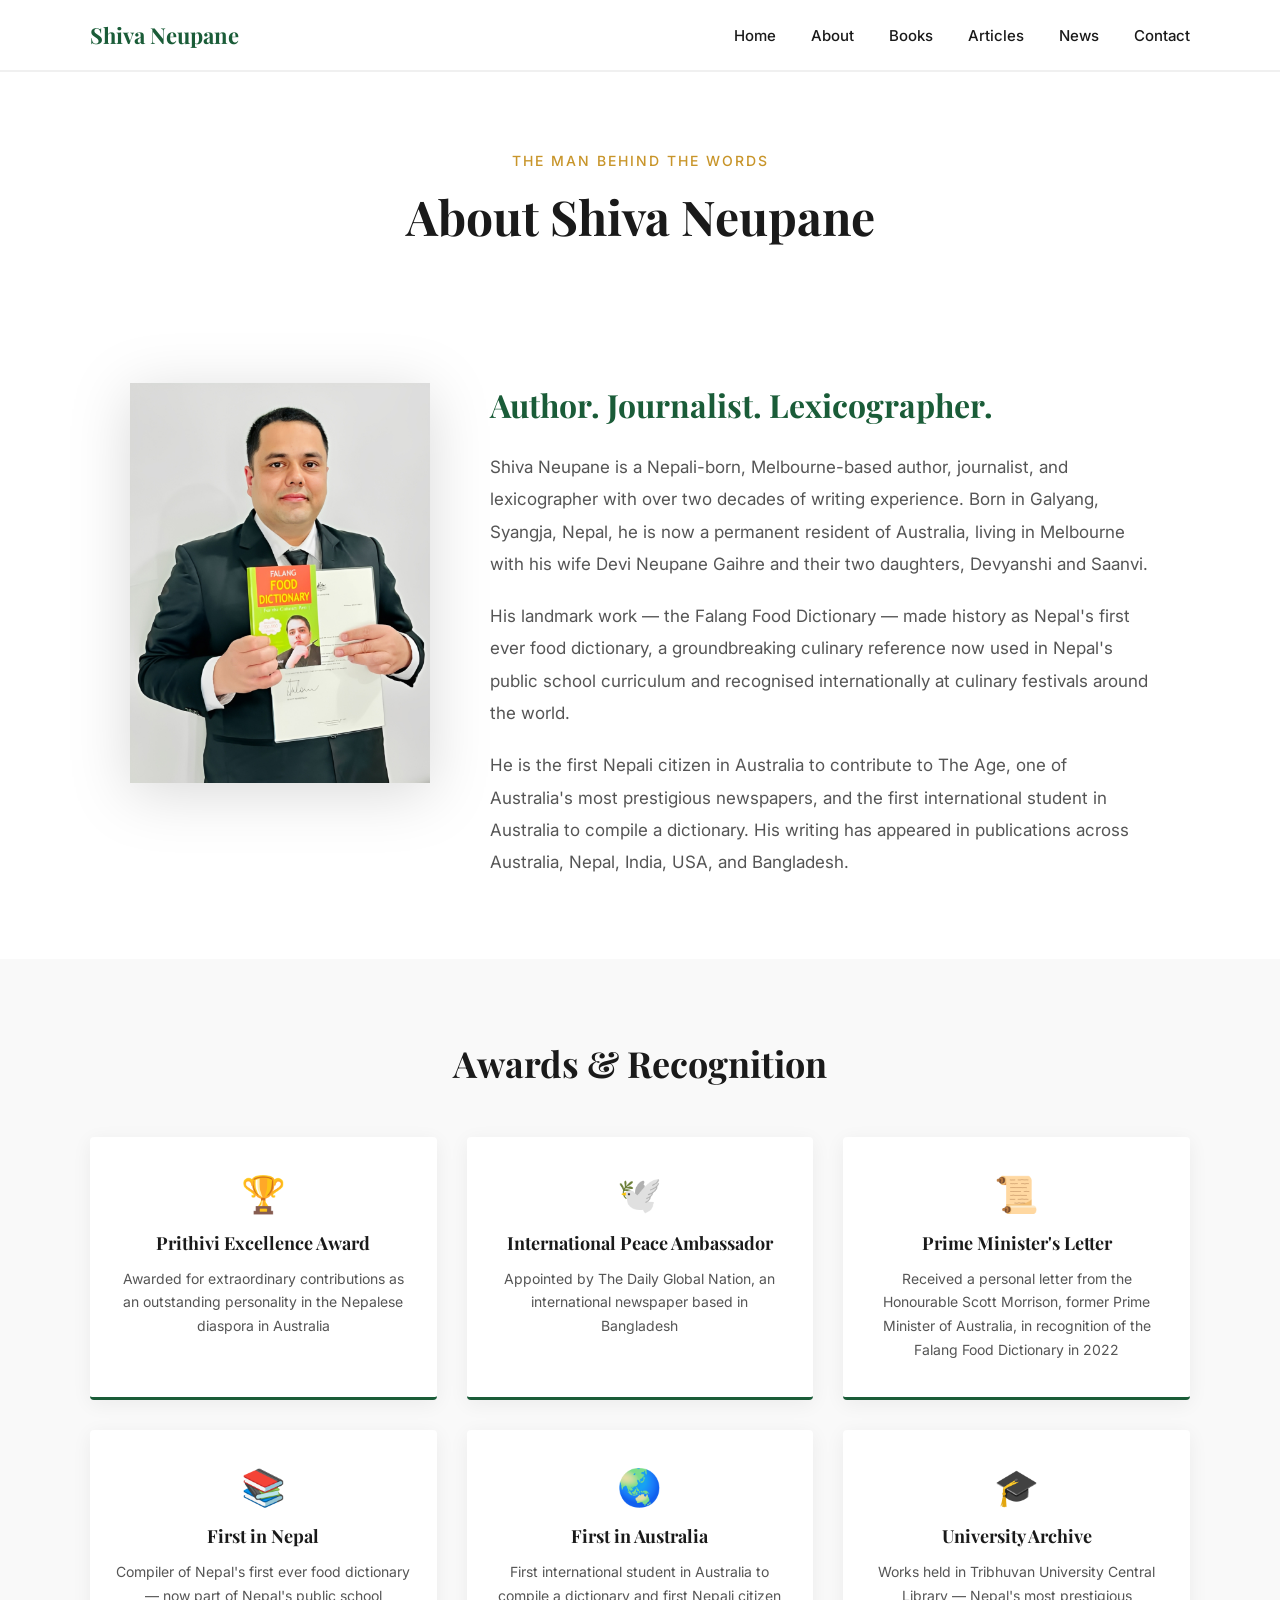
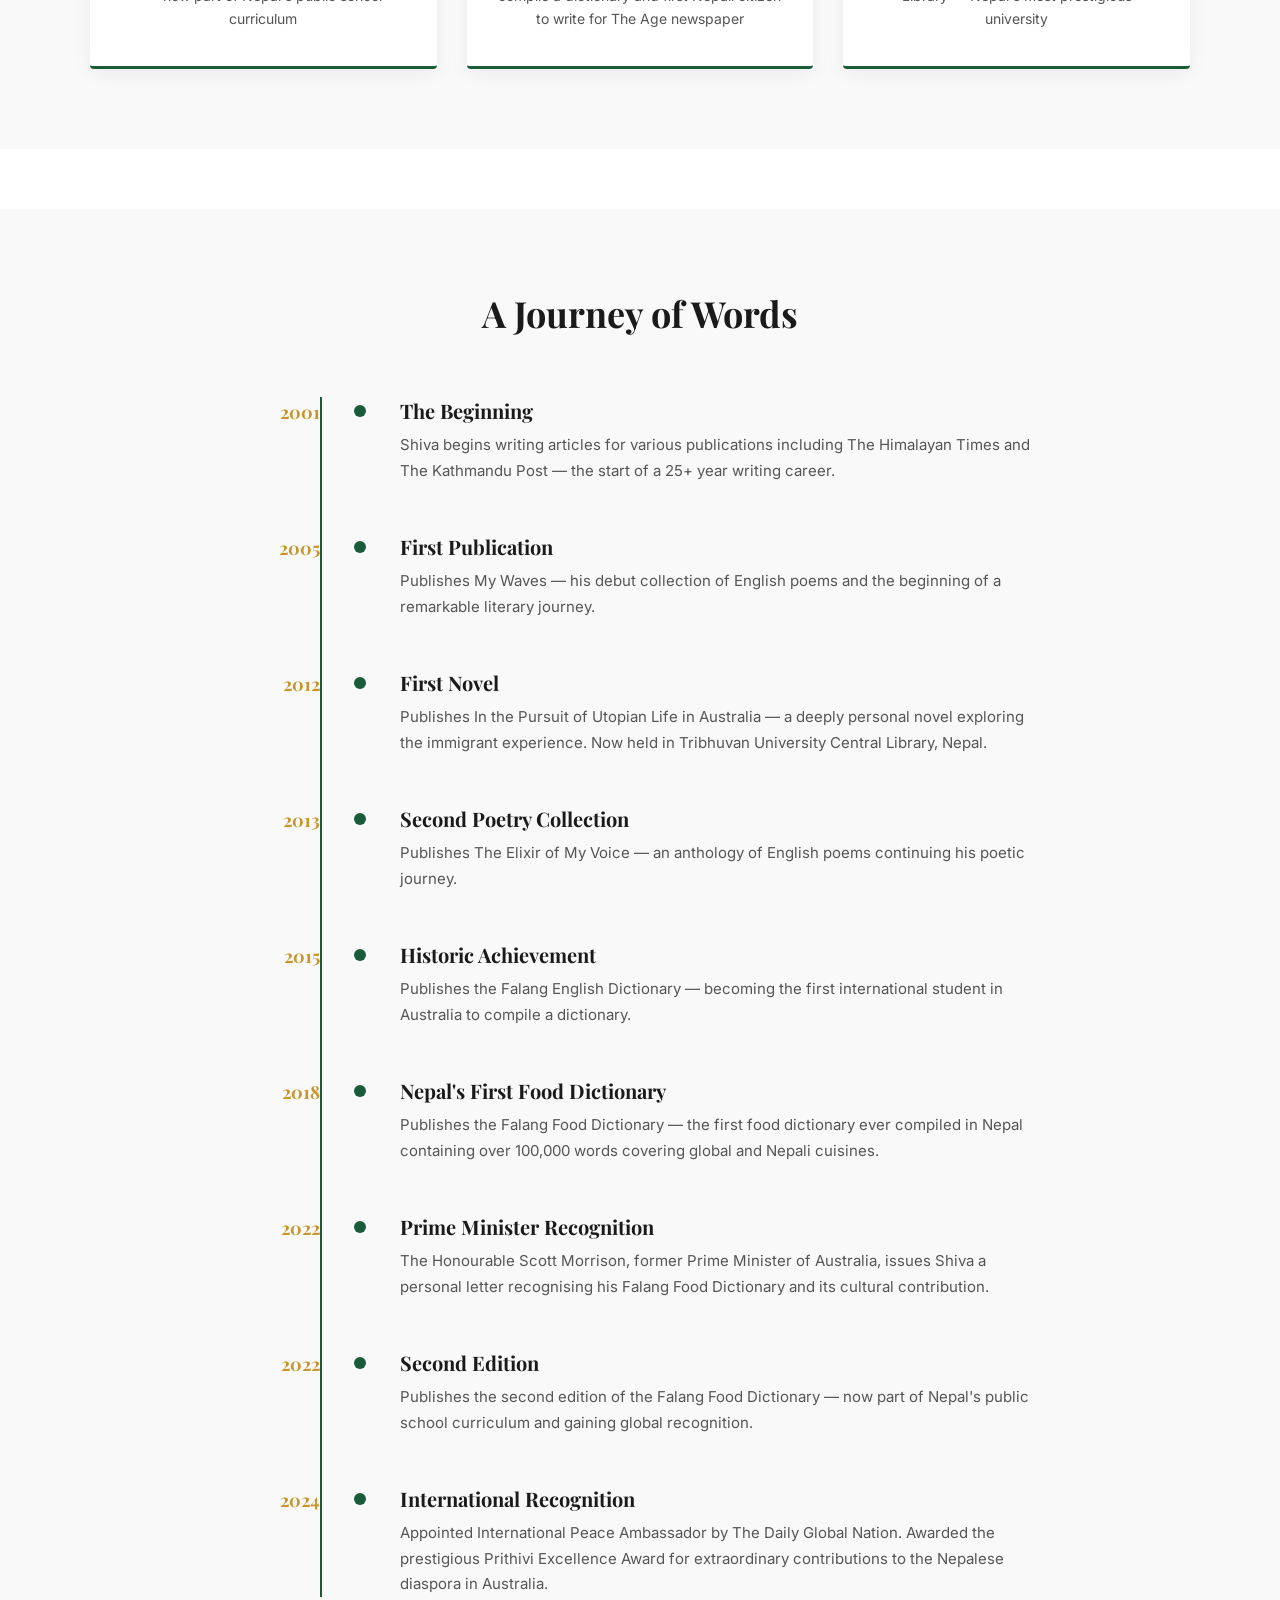
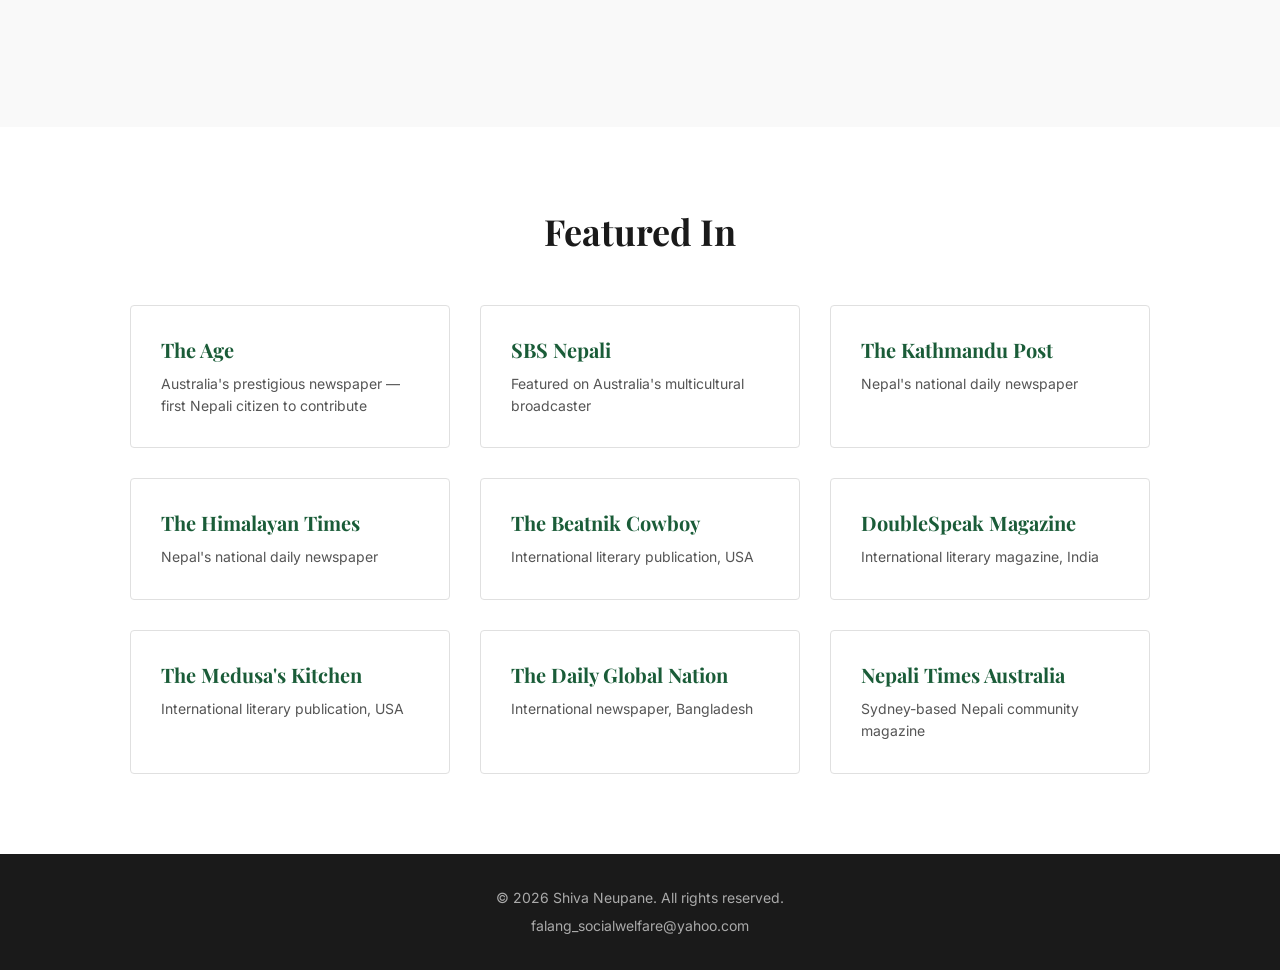
<file: about.html>
<!DOCTYPE html>
<html lang="en">
<head>
    <meta charset="UTF-8">
    <meta name="viewport" content="width=device-width, initial-scale=1.0">
    <title>About - Shiva Neupane</title>
    <link rel="stylesheet" href="style.css">
    <link href="https://fonts.googleapis.com/css2?family=Playfair+Display:wght@400;700&family=Inter:wght@300;400;500&display=swap" rel="stylesheet">
</head>
<body>

    <!-- NAVIGATION -->
    <nav>
        <div class="nav-container">
            <div class="logo">Shiva Neupane</div>
            <ul class="nav-links">
                <li><a href="index.html">Home</a></li>
                <li><a href="about.html">About</a></li>
                <li><a href="books.html">Books</a></li>
                <li><a href="articles.html">Articles</a></li>
                <li><a href="news.html">News</a></li>
                <li><a href="contact.html">Contact</a></li>
            </ul>
        </div>
    </nav>

    <!-- PAGE HEADER -->
    <section class="page-header">
        <p class="hero-tag">The Man Behind The Words</p>
        <h1>About Shiva Neupane</h1>
    </section>

    <!-- BIO SECTION -->
    <section class="about-full">
        <div class="about-full-container">
            <div class="about-full-image">
                <img src="images/shiva2.jpg" alt="Shiva Neupane">
            </div>
            <div class="about-full-content">
                <h2>Author. Journalist. Lexicographer.</h2>
                <p>Shiva Neupane is a Nepali-born, Melbourne-based author, journalist, and lexicographer with over two decades of writing experience. Born in Galyang, Syangja, Nepal, he is now a permanent resident of Australia, living in Melbourne with his wife Devi Neupane Gaihre and their two daughters, Devyanshi and Saanvi.</p>
                <p>His landmark work — the Falang Food Dictionary — made history as Nepal's first ever food dictionary, a groundbreaking culinary reference now used in Nepal's public school curriculum and recognised internationally at culinary festivals around the world.</p>
                <p>He is the first Nepali citizen in Australia to contribute to The Age, one of Australia's most prestigious newspapers, and the first international student in Australia to compile a dictionary. His writing has appeared in publications across Australia, Nepal, India, USA, and Bangladesh.</p>
            </div>
        </div>
    </section>

    <!-- AWARDS SECTION -->
    <section class="awards-section">
        <h2>Awards & Recognition</h2>
        <div class="awards-grid">
            <div class="award-item">
                <div class="award-icon">🏆</div>
                <h3>Prithivi Excellence Award</h3>
                <p>Awarded for extraordinary contributions as an outstanding personality in the Nepalese diaspora in Australia</p>
            </div>
            <div class="award-item">
                <div class="award-icon">🕊️</div>
                <h3>International Peace Ambassador</h3>
                <p>Appointed by The Daily Global Nation, an international newspaper based in Bangladesh</p>
            </div>
            <div class="award-item">
                <div class="award-icon">📜</div>
                <h3>Prime Minister's Letter</h3>
                <p>Received a personal letter from the Honourable Scott Morrison, former Prime Minister of Australia, in recognition of the Falang Food Dictionary in 2022</p>
            </div>
            <div class="award-item">
                <div class="award-icon">📚</div>
                <h3>First in Nepal</h3>
                <p>Compiler of Nepal's first ever food dictionary — now part of Nepal's public school curriculum</p>
            </div>
            <div class="award-item">
                <div class="award-icon">🌏</div>
                <h3>First in Australia</h3>
                <p>First international student in Australia to compile a dictionary and first Nepali citizen to write for The Age newspaper</p>
            </div>
            <div class="award-item">
                <div class="award-icon">🎓</div>
                <h3>University Archive</h3>
                <p>Works held in Tribhuvan University Central Library — Nepal's most prestigious university</p>
            </div>
        </div>
    </section>

    <!-- TIMELINE -->
    <section class="timeline-section">
        <h2>A Journey of Words</h2>
        <div class="timeline">

            <div class="timeline-item">
                <div class="timeline-year">2001</div>
                <div class="timeline-content">
                    <h3>The Beginning</h3>
                    <p>Shiva begins writing articles for various publications including The Himalayan Times and The Kathmandu Post — the start of a 25+ year writing career.</p>
                </div>
            </div>

            <div class="timeline-item">
                <div class="timeline-year">2005</div>
                <div class="timeline-content">
                    <h3>First Publication</h3>
                    <p>Publishes My Waves — his debut collection of English poems and the beginning of a remarkable literary journey.</p>
                </div>
            </div>

            <div class="timeline-item">
                <div class="timeline-year">2012</div>
                <div class="timeline-content">
                    <h3>First Novel</h3>
                    <p>Publishes In the Pursuit of Utopian Life in Australia — a deeply personal novel exploring the immigrant experience. Now held in Tribhuvan University Central Library, Nepal.</p>
                </div>
            </div>

            <div class="timeline-item">
                <div class="timeline-year">2013</div>
                <div class="timeline-content">
                    <h3>Second Poetry Collection</h3>
                    <p>Publishes The Elixir of My Voice — an anthology of English poems continuing his poetic journey.</p>
                </div>
            </div>

            <div class="timeline-item">
                <div class="timeline-year">2015</div>
                <div class="timeline-content">
                    <h3>Historic Achievement</h3>
                    <p>Publishes the Falang English Dictionary — becoming the first international student in Australia to compile a dictionary.</p>
                </div>
            </div>

            <div class="timeline-item">
                <div class="timeline-year">2018</div>
                <div class="timeline-content">
                    <h3>Nepal's First Food Dictionary</h3>
                    <p>Publishes the Falang Food Dictionary — the first food dictionary ever compiled in Nepal containing over 100,000 words covering global and Nepali cuisines.</p>
                </div>
            </div>

            <div class="timeline-item">
                <div class="timeline-year">2022</div>
                <div class="timeline-content">
                    <h3>Prime Minister Recognition</h3>
                    <p>The Honourable Scott Morrison, former Prime Minister of Australia, issues Shiva a personal letter recognising his Falang Food Dictionary and its cultural contribution.</p>
                </div>
            </div>

            <div class="timeline-item">
                <div class="timeline-year">2022</div>
                <div class="timeline-content">
                    <h3>Second Edition</h3>
                    <p>Publishes the second edition of the Falang Food Dictionary — now part of Nepal's public school curriculum and gaining global recognition.</p>
                </div>
            </div>

            <div class="timeline-item">
                <div class="timeline-year">2024</div>
                <div class="timeline-content">
                    <h3>International Recognition</h3>
                    <p>Appointed International Peace Ambassador by The Daily Global Nation. Awarded the prestigious Prithivi Excellence Award for extraordinary contributions to the Nepalese diaspora in Australia.</p>
                </div>
            </div>

        </div>
    </section>

    <!-- MEDIA SECTION -->
    <section class="media-section">
        <h2>Featured In</h2>
        <div class="media-grid">
            <div class="media-item">
                <h3>The Age</h3>
                <p>Australia's prestigious newspaper — first Nepali citizen to contribute</p>
            </div>
            <div class="media-item">
                <h3>SBS Nepali</h3>
                <p>Featured on Australia's multicultural broadcaster</p>
            </div>
            <div class="media-item">
                <h3>The Kathmandu Post</h3>
                <p>Nepal's national daily newspaper</p>
            </div>
            <div class="media-item">
                <h3>The Himalayan Times</h3>
                <p>Nepal's national daily newspaper</p>
            </div>
            <div class="media-item">
                <h3>The Beatnik Cowboy</h3>
                <p>International literary publication, USA</p>
            </div>
            <div class="media-item">
                <h3>DoubleSpeak Magazine</h3>
                <p>International literary magazine, India</p>
            </div>
            <div class="media-item">
                <h3>The Medusa's Kitchen</h3>
                <p>International literary publication, USA</p>
            </div>
            <div class="media-item">
                <h3>The Daily Global Nation</h3>
                <p>International newspaper, Bangladesh</p>
            </div>
            <div class="media-item">
                <h3>Nepali Times Australia</h3>
                <p>Sydney-based Nepali community magazine</p>
            </div>
        </div>
    </section>

    <!-- FOOTER -->
    <footer>
        <p>© 2026 Shiva Neupane. All rights reserved.</p>
        <p>falang_socialwelfare@yahoo.com</p>
    </footer>

</body>
</html>
</file>
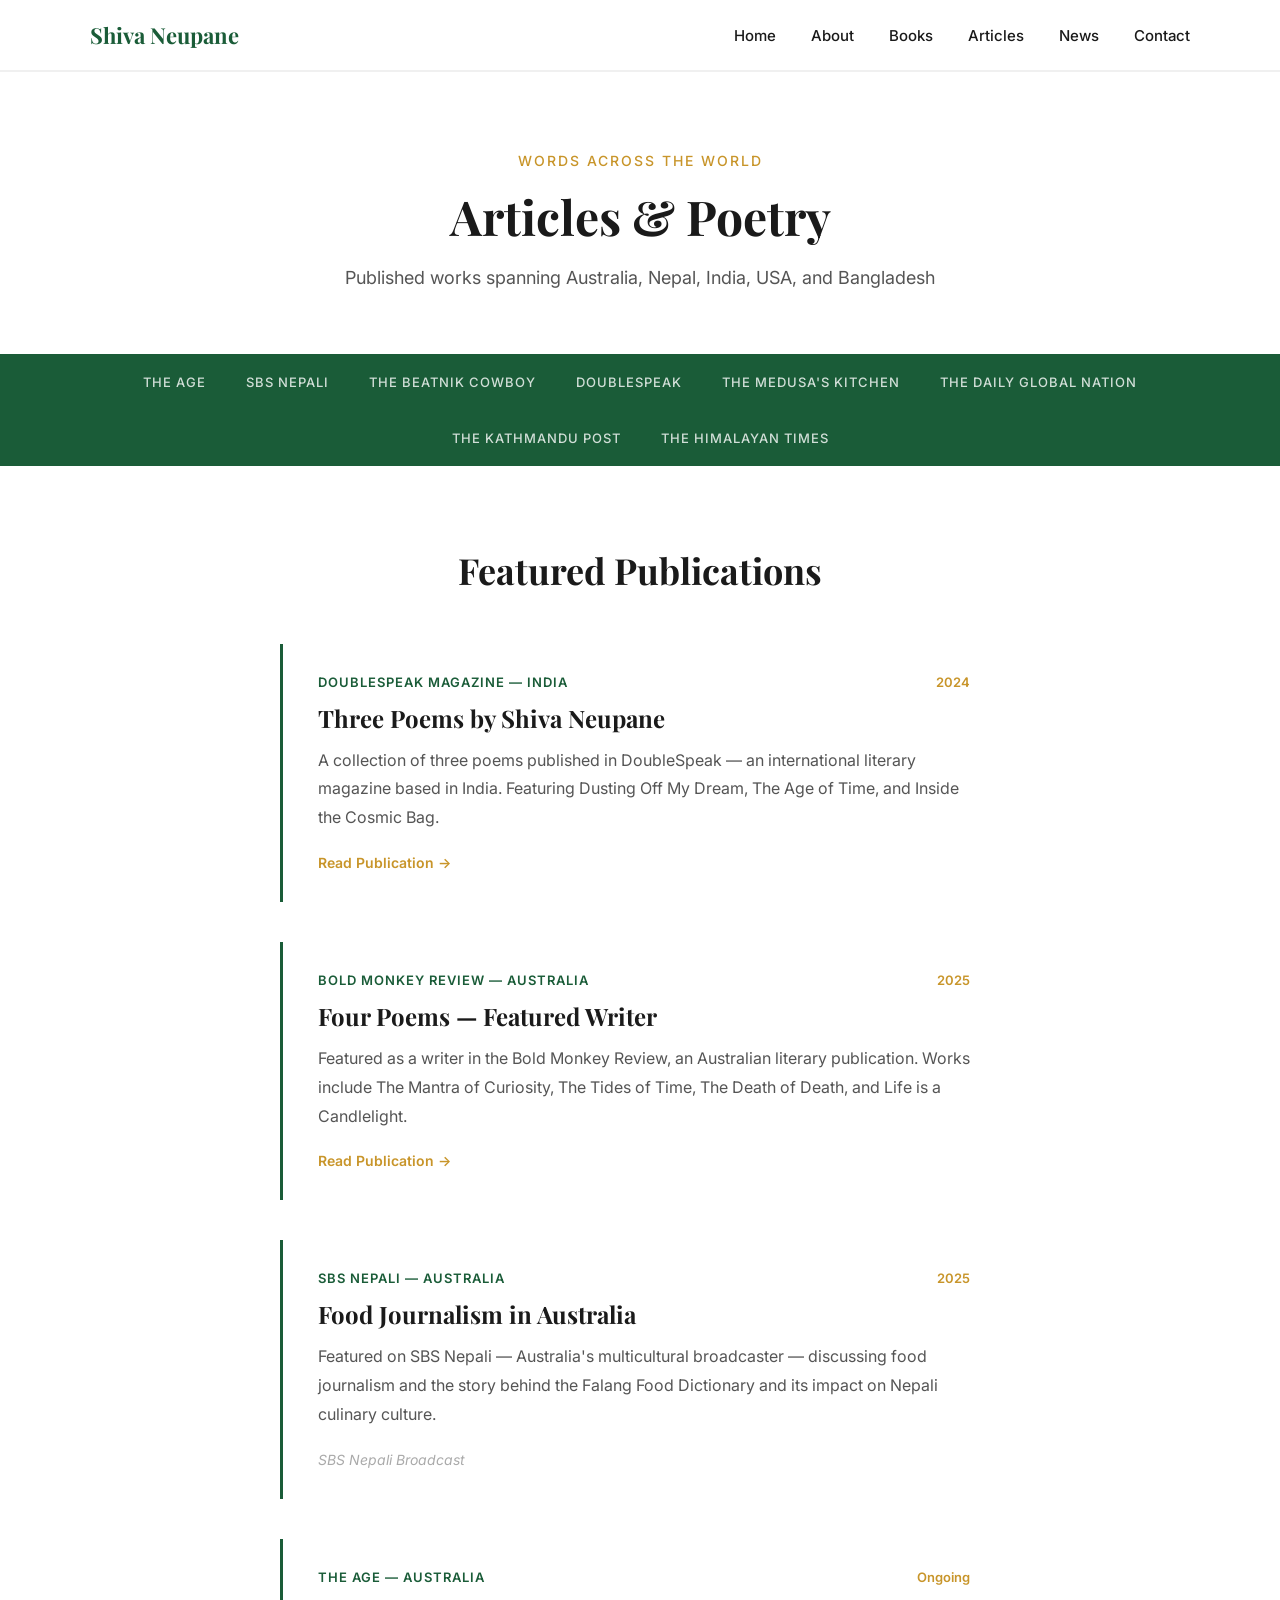
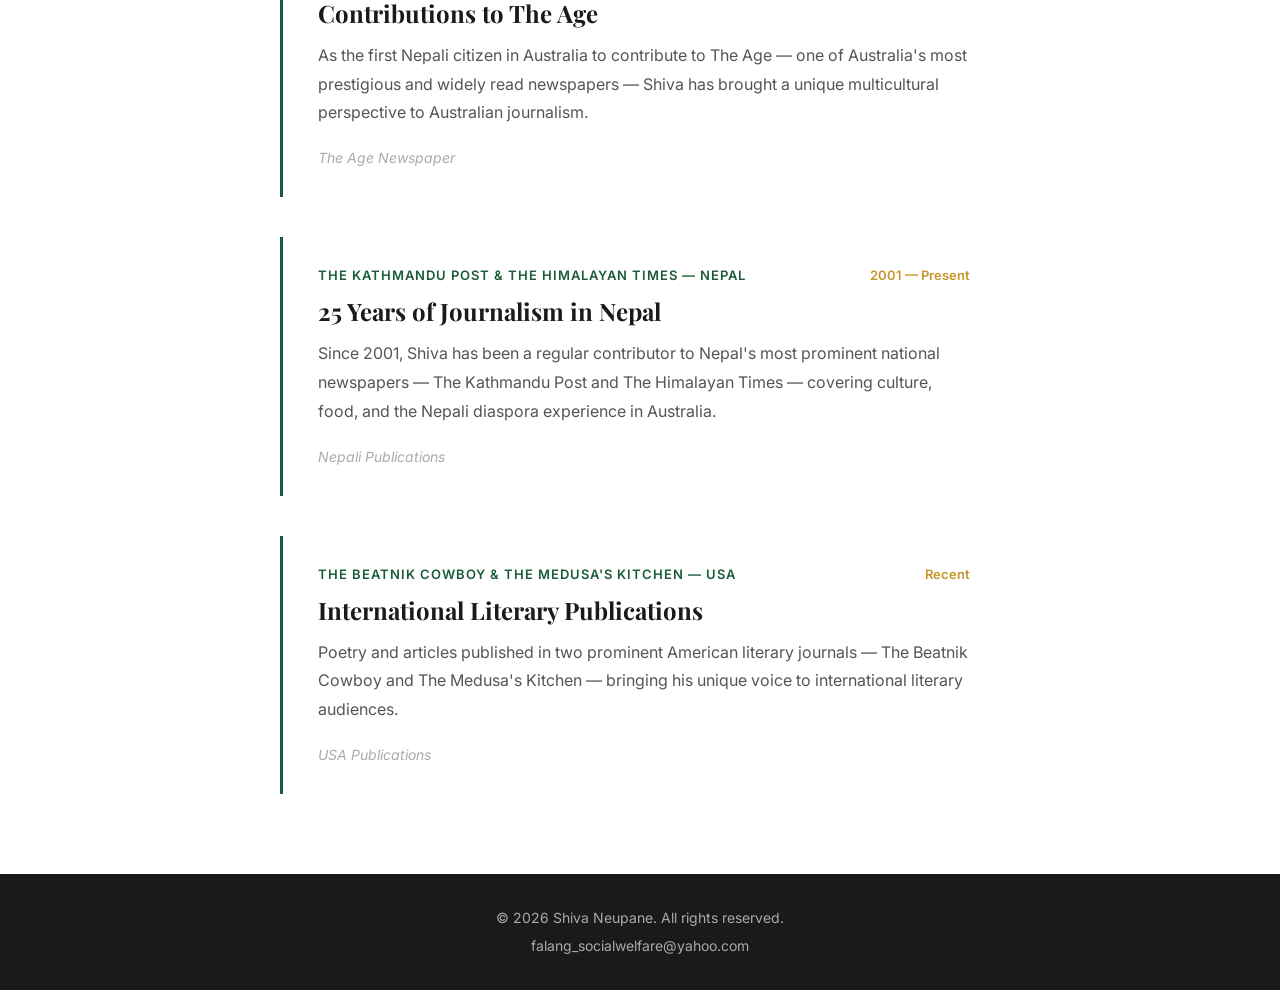
<file: articles.html>
<!DOCTYPE html>
<html lang="en">
<head>
    <meta charset="UTF-8">
    <meta name="viewport" content="width=device-width, initial-scale=1.0">
    <title>Articles & Poetry - Shiva Neupane</title>
    <link rel="stylesheet" href="style.css">
    <link href="https://fonts.googleapis.com/css2?family=Playfair+Display:wght@400;700&family=Inter:wght@300;400;500&display=swap" rel="stylesheet">
</head>
<body>

    <!-- NAVIGATION -->
    <nav>
        <div class="nav-container">
            <div class="logo">Shiva Neupane</div>
            <ul class="nav-links">
                <li><a href="index.html">Home</a></li>
                <li><a href="about.html">About</a></li>
                <li><a href="books.html">Books</a></li>
                <li><a href="articles.html">Articles</a></li>
                <li><a href="news.html">News</a></li>
                <li><a href="contact.html">Contact</a></li>
            </ul>
        </div>
    </nav>

    <!-- PAGE HEADER -->
    <section class="page-header">
        <p class="hero-tag">Words Across The World</p>
        <h1>Articles & Poetry</h1>
        <p class="page-subtitle">Published works spanning Australia, Nepal, India, USA, and Bangladesh</p>
    </section>

    <!-- PUBLICATIONS STRIP -->
    <section class="publications-strip">
        <div class="pub-item">The Age</div>
        <div class="pub-item">SBS Nepali</div>
        <div class="pub-item">The Beatnik Cowboy</div>
        <div class="pub-item">DoubleSpeak</div>
        <div class="pub-item">The Medusa's Kitchen</div>
        <div class="pub-item">The Daily Global Nation</div>
        <div class="pub-item">The Kathmandu Post</div>
        <div class="pub-item">The Himalayan Times</div>
    </section>

    <!-- FEATURED ARTICLES -->
    <section class="articles-section">
        <h2>Featured Publications</h2>

        <div class="article-card">
            <div class="article-meta">
                <span class="article-source">DoubleSpeak Magazine — India</span>
                <span class="article-year">2024</span>
            </div>
            <h3>Three Poems by Shiva Neupane</h3>
            <p>A collection of three poems published in DoubleSpeak — an international literary magazine based in India. Featuring Dusting Off My Dream, The Age of Time, and Inside the Cosmic Bag.</p>
            <a href="https://dsmag.in/2024/03/11/shiva-neupanes-three-poems/" target="_blank" class="article-link">Read Publication →</a>
        </div>

        <div class="article-card">
            <div class="article-meta">
                <span class="article-source">Bold Monkey Review — Australia</span>
                <span class="article-year">2025</span>
            </div>
            <h3>Four Poems — Featured Writer</h3>
            <p>Featured as a writer in the Bold Monkey Review, an Australian literary publication. Works include The Mantra of Curiosity, The Tides of Time, The Death of Death, and Life is a Candlelight.</p>
            <a href="https://georgedanderson.blogspot.com/2025/01/featuring-shiva-neupane.html" target="_blank" class="article-link">Read Publication →</a>
        </div>

        <div class="article-card">
            <div class="article-meta">
                <span class="article-source">SBS Nepali — Australia</span>
                <span class="article-year">2025</span>
            </div>
            <h3>Food Journalism in Australia</h3>
            <p>Featured on SBS Nepali — Australia's multicultural broadcaster — discussing food journalism and the story behind the Falang Food Dictionary and its impact on Nepali culinary culture.</p>
            <span class="article-link-disabled">SBS Nepali Broadcast</span>
        </div>

        <div class="article-card">
            <div class="article-meta">
                <span class="article-source">The Age — Australia</span>
                <span class="article-year">Ongoing</span>
            </div>
            <h3>Contributions to The Age</h3>
            <p>As the first Nepali citizen in Australia to contribute to The Age — one of Australia's most prestigious and widely read newspapers — Shiva has brought a unique multicultural perspective to Australian journalism.</p>
            <span class="article-link-disabled">The Age Newspaper</span>
        </div>

        <div class="article-card">
            <div class="article-meta">
                <span class="article-source">The Kathmandu Post & The Himalayan Times — Nepal</span>
                <span class="article-year">2001 — Present</span>
            </div>
            <h3>25 Years of Journalism in Nepal</h3>
            <p>Since 2001, Shiva has been a regular contributor to Nepal's most prominent national newspapers — The Kathmandu Post and The Himalayan Times — covering culture, food, and the Nepali diaspora experience in Australia.</p>
            <span class="article-link-disabled">Nepali Publications</span>
        </div>

        <div class="article-card">
            <div class="article-meta">
                <span class="article-source">The Beatnik Cowboy & The Medusa's Kitchen — USA</span>
                <span class="article-year">Recent</span>
            </div>
            <h3>International Literary Publications</h3>
            <p>Poetry and articles published in two prominent American literary journals — The Beatnik Cowboy and The Medusa's Kitchen — bringing his unique voice to international literary audiences.</p>
            <span class="article-link-disabled">USA Publications</span>
        </div>

    </section>

    <!-- FOOTER -->
    <footer>
        <p>© 2026 Shiva Neupane. All rights reserved.</p>
        <p>falang_socialwelfare@yahoo.com</p>
    </footer>

</body>
</html>
</file>
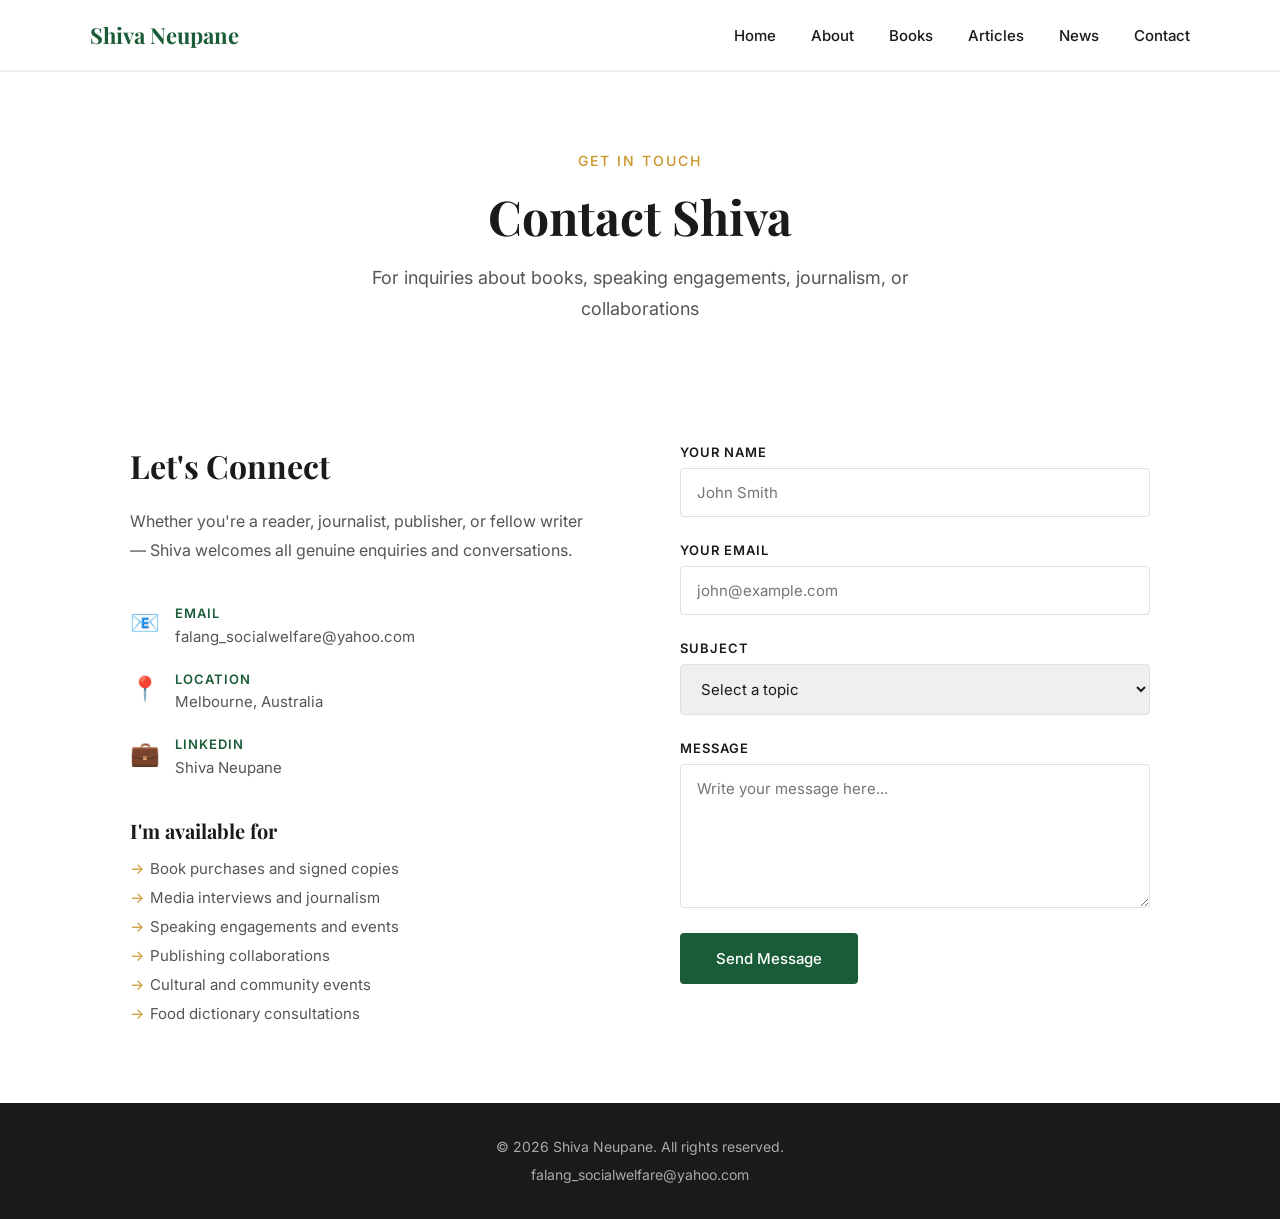
<file: contact.html>
<!DOCTYPE html>
<html lang="en">
<head>
    <meta charset="UTF-8">
    <meta name="viewport" content="width=device-width, initial-scale=1.0">
    <title>Contact - Shiva Neupane</title>
    <link rel="stylesheet" href="style.css">
    <link href="https://fonts.googleapis.com/css2?family=Playfair+Display:wght@400;700&family=Inter:wght@300;400;500&display=swap" rel="stylesheet">
</head>
<body>

    <!-- NAVIGATION -->
    <nav>
        <div class="nav-container">
            <div class="logo">Shiva Neupane</div>
            <ul class="nav-links">
                <li><a href="index.html">Home</a></li>
                <li><a href="about.html">About</a></li>
                <li><a href="books.html">Books</a></li>
                <li><a href="articles.html">Articles</a></li>
                <li><a href="news.html">News</a></li>
                <li><a href="contact.html">Contact</a></li>
            </ul>
        </div>
    </nav>

    <!-- PAGE HEADER -->
    <section class="page-header">
        <p class="hero-tag">Get In Touch</p>
        <h1>Contact Shiva</h1>
        <p class="page-subtitle">For inquiries about books, speaking engagements, journalism, or collaborations</p>
    </section>

    <!-- CONTACT SECTION -->
    <section class="contact-section">

        <div class="contact-container">

            <!-- LEFT SIDE INFO -->
            <div class="contact-info">
                <h2>Let's Connect</h2>
                <p>Whether you're a reader, journalist, publisher, or fellow writer — Shiva welcomes all genuine enquiries and conversations.</p>

                <div class="contact-details">
                    <div class="contact-detail-item">
                        <span class="contact-icon">📧</span>
                        <div>
                            <h4>Email</h4>
                            <a href="mailto:falang_socialwelfare@yahoo.com">falang_socialwelfare@yahoo.com</a>
                        </div>
                    </div>
                    <div class="contact-detail-item">
                        <span class="contact-icon">📍</span>
                        <div>
                            <h4>Location</h4>
                            <p>Melbourne, Australia</p>
                        </div>
                    </div>
                    <div class="contact-detail-item">
                        <span class="contact-icon">💼</span>
                        <div>
                            <h4>LinkedIn</h4>
                            <a href="https://www.linkedin.com/in/shiva-neupane-20b" target="_blank">Shiva Neupane</a>
                        </div>
                    </div>
                </div>

                <div class="contact-topics">
                    <h3>I'm available for</h3>
                    <ul>
                        <li>Book purchases and signed copies</li>
                        <li>Media interviews and journalism</li>
                        <li>Speaking engagements and events</li>
                        <li>Publishing collaborations</li>
                        <li>Cultural and community events</li>
                        <li>Food dictionary consultations</li>
                    </ul>
                </div>
            </div>

            <!-- RIGHT SIDE FORM -->
            <div class="contact-form-container">
                <form class="contact-form" action="mailto:falang_socialwelfare@yahoo.com" method="GET">
                    <div class="form-group">
                        <label for="name">Your Name</label>
                        <input type="text" id="name" name="name" placeholder="John Smith" required>
                    </div>
                    <div class="form-group">
                        <label for="email">Your Email</label>
                        <input type="email" id="email" name="email" placeholder="john@example.com" required>
                    </div>
                    <div class="form-group">
                        <label for="subject">Subject</label>
                        <select id="subject" name="subject">
                            <option value="">Select a topic</option>
                            <option value="books">Book Inquiry</option>
                            <option value="media">Media & Interview</option>
                            <option value="speaking">Speaking Engagement</option>
                            <option value="collaboration">Collaboration</option>
                            <option value="general">General Inquiry</option>
                        </select>
                    </div>
                    <div class="form-group">
                        <label for="message">Message</label>
                        <textarea id="message" name="body" rows="6" placeholder="Write your message here..." required></textarea>
                    </div>
                    <button type="submit" class="btn-submit">Send Message</button>
                </form>
            </div>

        </div>
    </section>

    <!-- FOOTER -->
    <footer>
        <p>© 2026 Shiva Neupane. All rights reserved.</p>
        <p>falang_socialwelfare@yahoo.com</p>
    </footer>

</body>
</html>
</file>
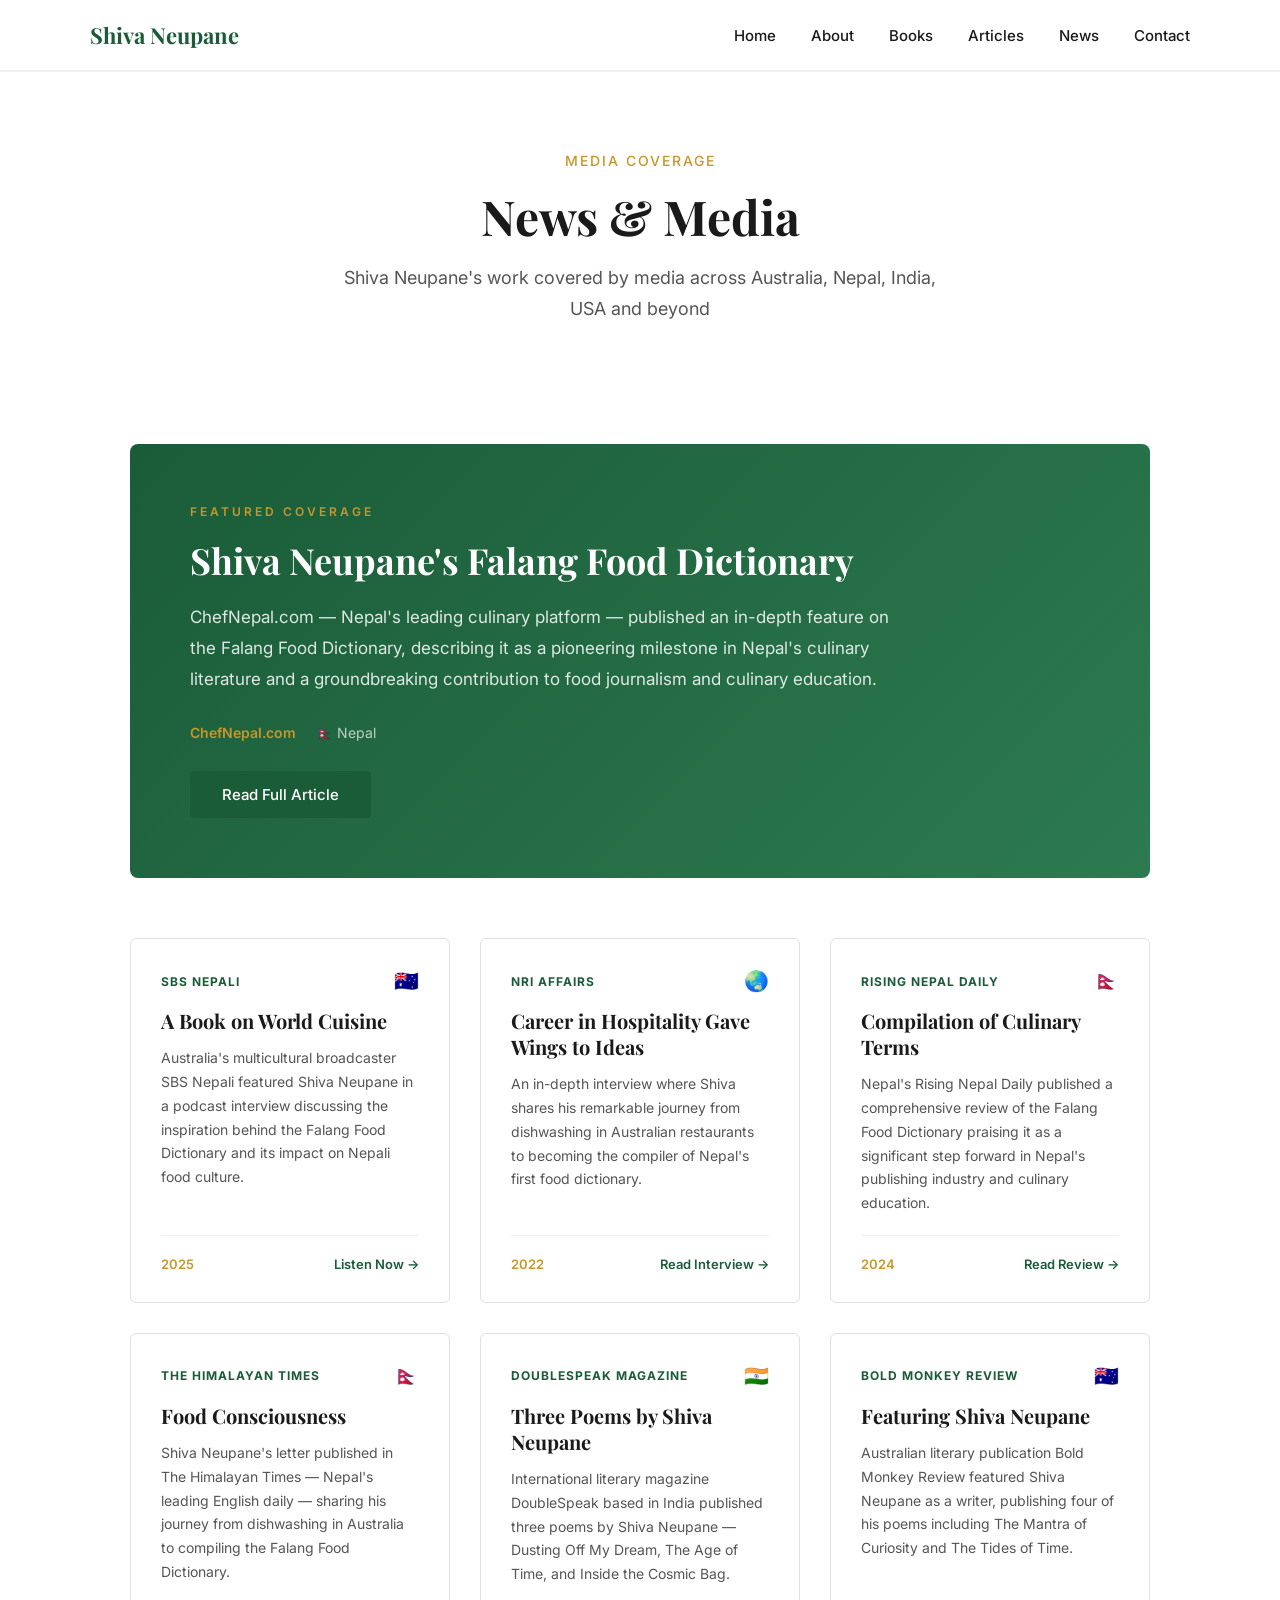
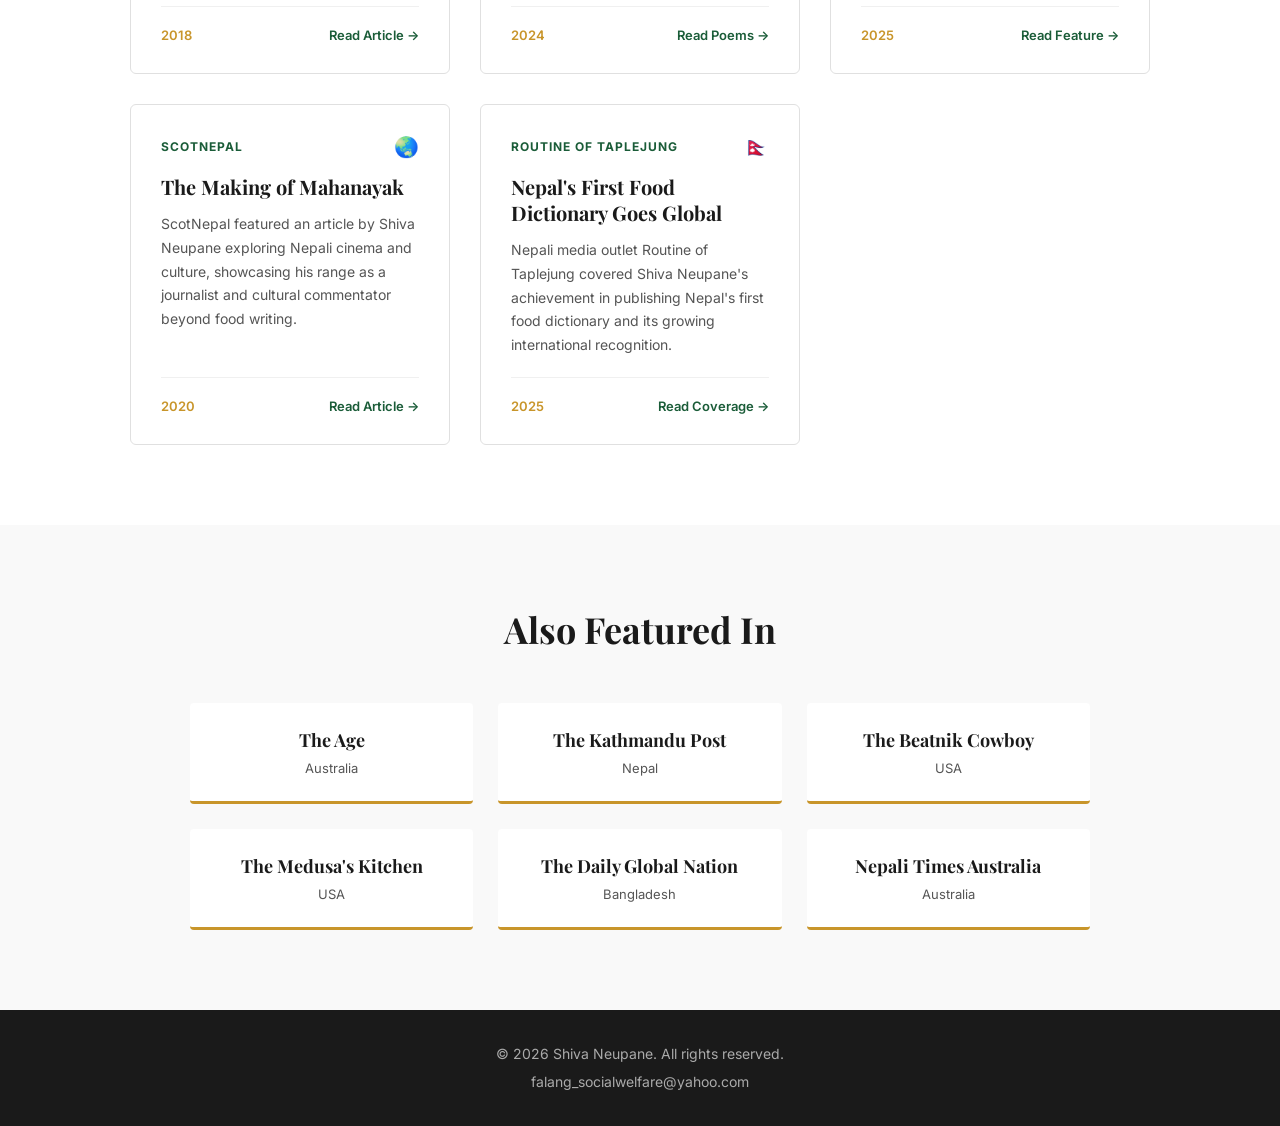
<file: news.html>
<!DOCTYPE html>
<html lang="en">
<head>
    <meta charset="UTF-8">
    <meta name="viewport" content="width=device-width, initial-scale=1.0">
    <title>News & Media - Shiva Neupane</title>
    <link rel="stylesheet" href="style.css">
    <link href="https://fonts.googleapis.com/css2?family=Playfair+Display:wght@400;700&family=Inter:wght@300;400;500&display=swap" rel="stylesheet">
</head>
<body>

    <!-- NAVIGATION -->
    <nav>
        <div class="nav-container">
            <div class="logo">Shiva Neupane</div>
            <ul class="nav-links">
                <li><a href="index.html">Home</a></li>
                <li><a href="about.html">About</a></li>
                <li><a href="books.html">Books</a></li>
                <li><a href="articles.html">Articles</a></li>
                <li><a href="news.html">News</a></li>
                <li><a href="contact.html">Contact</a></li>
            </ul>
        </div>
    </nav>

    <!-- PAGE HEADER -->
    <section class="page-header">
        <p class="hero-tag">Media Coverage</p>
        <h1>News & Media</h1>
        <p class="page-subtitle">Shiva Neupane's work covered by media across Australia, Nepal, India, USA and beyond</p>
    </section>

    <!-- FEATURED NEWS -->
    <section class="news-section">

        <!-- FEATURED BIG CARD -->
        <div class="news-featured">
            <div class="news-featured-tag">Featured Coverage</div>
            <h2>Shiva Neupane's Falang Food Dictionary</h2>
            <p>ChefNepal.com — Nepal's leading culinary platform — published an in-depth feature on the Falang Food Dictionary, describing it as a pioneering milestone in Nepal's culinary literature and a groundbreaking contribution to food journalism and culinary education.</p>
            <div class="news-featured-meta">
                <span class="news-source">ChefNepal.com</span>
                <span class="news-country">🇳🇵 Nepal</span>
            </div>
            <a href="https://www.chefnepal.com/post/shiva-neupane-s-falang-food-dictionary" target="_blank" class="btn">Read Full Article</a>
        </div>

        <!-- NEWS GRID -->
        <div class="news-grid">

            <div class="news-card">
                <div class="news-card-header">
                    <span class="news-outlet">SBS Nepali</span>
                    <span class="news-flag">🇦🇺</span>
                </div>
                <h3>A Book on World Cuisine</h3>
                <p>Australia's multicultural broadcaster SBS Nepali featured Shiva Neupane in a podcast interview discussing the inspiration behind the Falang Food Dictionary and its impact on Nepali food culture.</p>
                <div class="news-card-footer">
                    <span class="news-date">2025</span>
                    <a href="https://www.sbs.com.au/language/nepali/en/podcast-episode/a-book-on-world-cuisine/wmpbjn6mt" target="_blank" class="news-link">Listen Now →</a>
                </div>
            </div>

            <div class="news-card">
                <div class="news-card-header">
                    <span class="news-outlet">NRI Affairs</span>
                    <span class="news-flag">🌏</span>
                </div>
                <h3>Career in Hospitality Gave Wings to Ideas</h3>
                <p>An in-depth interview where Shiva shares his remarkable journey from dishwashing in Australian restaurants to becoming the compiler of Nepal's first food dictionary.</p>
                <div class="news-card-footer">
                    <span class="news-date">2022</span>
                    <a href="https://www.nriaffairs.com/career-in-hospitality-gave-wings-to-ideas-for-compiling-a-food-dictionary-shiva-neupane/" target="_blank" class="news-link">Read Interview →</a>
                </div>
            </div>

            <div class="news-card">
                <div class="news-card-header">
                    <span class="news-outlet">Rising Nepal Daily</span>
                    <span class="news-flag">🇳🇵</span>
                </div>
                <h3>Compilation of Culinary Terms</h3>
                <p>Nepal's Rising Nepal Daily published a comprehensive review of the Falang Food Dictionary praising it as a significant step forward in Nepal's publishing industry and culinary education.</p>
                <div class="news-card-footer">
                    <span class="news-date">2024</span>
                    <a href="https://risingnepaldaily.com/news/55186" target="_blank" class="news-link">Read Review →</a>
                </div>
            </div>

            <div class="news-card">
                <div class="news-card-header">
                    <span class="news-outlet">The Himalayan Times</span>
                    <span class="news-flag">🇳🇵</span>
                </div>
                <h3>Food Consciousness</h3>
                <p>Shiva Neupane's letter published in The Himalayan Times — Nepal's leading English daily — sharing his journey from dishwashing in Australia to compiling the Falang Food Dictionary.</p>
                <div class="news-card-footer">
                    <span class="news-date">2018</span>
                    <a href="https://thehimalayantimes.com/opinion/letters-food-consciousness/" target="_blank" class="news-link">Read Article →</a>
                </div>
            </div>

            <div class="news-card">
                <div class="news-card-header">
                    <span class="news-outlet">DoubleSpeak Magazine</span>
                    <span class="news-flag">🇮🇳</span>
                </div>
                <h3>Three Poems by Shiva Neupane</h3>
                <p>International literary magazine DoubleSpeak based in India published three poems by Shiva Neupane — Dusting Off My Dream, The Age of Time, and Inside the Cosmic Bag.</p>
                <div class="news-card-footer">
                    <span class="news-date">2024</span>
                    <a href="https://dsmag.in/2024/03/11/shiva-neupanes-three-poems/" target="_blank" class="news-link">Read Poems →</a>
                </div>
            </div>

            <div class="news-card">
                <div class="news-card-header">
                    <span class="news-outlet">Bold Monkey Review</span>
                    <span class="news-flag">🇦🇺</span>
                </div>
                <h3>Featuring Shiva Neupane</h3>
                <p>Australian literary publication Bold Monkey Review featured Shiva Neupane as a writer, publishing four of his poems including The Mantra of Curiosity and The Tides of Time.</p>
                <div class="news-card-footer">
                    <span class="news-date">2025</span>
                    <a href="https://georgedanderson.blogspot.com/2025/01/featuring-shiva-neupane.html" target="_blank" class="news-link">Read Feature →</a>
                </div>
            </div>

            <div class="news-card">
                <div class="news-card-header">
                    <span class="news-outlet">ScotNepal</span>
                    <span class="news-flag">🌏</span>
                </div>
                <h3>The Making of Mahanayak</h3>
                <p>ScotNepal featured an article by Shiva Neupane exploring Nepali cinema and culture, showcasing his range as a journalist and cultural commentator beyond food writing.</p>
                <div class="news-card-footer">
                    <span class="news-date">2020</span>
                    <a href="https://www.scotnepal.com/posts/51824" target="_blank" class="news-link">Read Article →</a>
                </div>
            </div>

            <div class="news-card">
                <div class="news-card-header">
                    <span class="news-outlet">Routine of Taplejung</span>
                    <span class="news-flag">🇳🇵</span>
                </div>
                <h3>Nepal's First Food Dictionary Goes Global</h3>
                <p>Nepali media outlet Routine of Taplejung covered Shiva Neupane's achievement in publishing Nepal's first food dictionary and its growing international recognition.</p>
                <div class="news-card-footer">
                    <span class="news-date">2025</span>
                    <a href="https://www.facebook.com/permalink/story" target="_blank" class="news-link">Read Coverage →</a>
                </div>
            </div>

        </div>
    </section>

    <!-- MEDIA APPEARANCES STRIP -->
    <section class="media-appearances">
        <h2>Also Featured In</h2>
        <div class="appearances-grid">
            <div class="appearance-item">
                <h3>The Age</h3>
                <p>Australia</p>
            </div>
            <div class="appearance-item">
                <h3>The Kathmandu Post</h3>
                <p>Nepal</p>
            </div>
            <div class="appearance-item">
                <h3>The Beatnik Cowboy</h3>
                <p>USA</p>
            </div>
            <div class="appearance-item">
                <h3>The Medusa's Kitchen</h3>
                <p>USA</p>
            </div>
            <div class="appearance-item">
                <h3>The Daily Global Nation</h3>
                <p>Bangladesh</p>
            </div>
            <div class="appearance-item">
                <h3>Nepali Times Australia</h3>
                <p>Australia</p>
            </div>
        </div>
    </section>

    <!-- FOOTER -->
    <footer>
        <p>© 2026 Shiva Neupane. All rights reserved.</p>
        <p>falang_socialwelfare@yahoo.com</p>
    </footer>

</body>
</html>
</file>
<file: style.css>
* {
    margin: 0;
    padding: 0;
    box-sizing: border-box;
}

body {
    font-family: 'Inter', sans-serif;
    color: #1a1a1a;
    background-color: #ffffff;
}

/* NAVIGATION */
nav {
    background-color: #ffffff;
    padding: 20px 40px;
    border-bottom: 2px solid #f0f0f0;
    position: sticky;
    top: 0;
    z-index: 100;
}

.nav-container {
    max-width: 1100px;
    margin: 0 auto;
    display: flex;
    justify-content: space-between;
    align-items: center;
}

.logo {
    font-family: 'Playfair Display', serif;
    font-size: 22px;
    font-weight: 700;
    color: #1a5c38;
}

.nav-links {
    list-style: none;
    display: flex;
    gap: 35px;
}

.nav-links a {
    text-decoration: none;
    color: #1a1a1a;
    font-size: 15px;
    font-weight: 500;
    transition: color 0.3s;
}

.nav-links a:hover {
    color: #1a5c38;
}

/* HERO */
.hero {
    max-width: 1100px;
    margin: 80px auto;
    padding: 0 40px;
    display: flex;
    align-items: center;
    justify-content: space-between;
    gap: 60px;
}

.hero-content {
    flex: 1;
}

.hero-tag {
    color: #c8952a;
    font-size: 14px;
    font-weight: 500;
    letter-spacing: 2px;
    text-transform: uppercase;
    margin-bottom: 15px;
}

.hero-content h1 {
    font-family: 'Playfair Display', serif;
    font-size: 58px;
    color: #1a1a1a;
    line-height: 1.1;
    margin-bottom: 20px;
}

.hero-subtitle {
    font-size: 17px;
    color: #555;
    line-height: 1.7;
    margin-bottom: 35px;
    max-width: 480px;
}

.btn {
    display: inline-block;
    background-color: #1a5c38;
    color: white;
    padding: 14px 32px;
    text-decoration: none;
    font-size: 15px;
    font-weight: 500;
    border-radius: 4px;
    transition: background-color 0.3s;
}

.btn:hover {
    background-color: #c8952a;
}

.hero-image {
    flex: 1;
    display: flex;
    justify-content: center;
}

.hero-image img {
    width: 450px;
    height: 450px;
    object-fit: cover;
    border-radius: 8px;
    box-shadow: 0 20px 60px rgba(0,0,0,0.15);
}

/* ACHIEVEMENTS */
.achievements {
    background-color: #1a5c38;
    padding: 50px 40px;
    display: flex;
    justify-content: center;
    gap: 80px;
}

.achievement-item {
    text-align: center;
    color: white;
}

.achievement-item h3 {
    font-family: 'Playfair Display', serif;
    font-size: 36px;
    color: #c8952a;
    margin-bottom: 8px;
}

.achievement-item p {
    font-size: 14px;
    opacity: 0.9;
    letter-spacing: 1px;
}

/* BOOKS PREVIEW */
.books-preview {
    max-width: 1100px;
    margin: 80px auto;
    padding: 0 40px;
    text-align: center;
}

.books-preview h2 {
    font-family: 'Playfair Display', serif;
    font-size: 36px;
    color: #1a1a1a;
    margin-bottom: 15px;
}

.books-preview-subtitle {
    font-size: 17px;
    color: #555;
    margin-bottom: 50px;
}

.books-preview-grid {
    display: flex;
    justify-content: center;
    gap: 40px;
    margin-bottom: 50px;
    flex-wrap: wrap;
}

.preview-book {
    display: flex;
    flex-direction: column;
    align-items: center;
    gap: 15px;
    width: 160px;
}

.preview-book img {
    width: 140px;
    height: 200px;
    object-fit: contain;
    filter: drop-shadow(0 10px 20px rgba(0,0,0,0.2));
    transition: transform 0.3s;
}

.preview-book img:hover {
    transform: translateY(-8px);
}

.preview-book p {
    font-size: 14px;
    color: #1a1a1a;
    font-weight: 500;
    text-align: center;
    line-height: 1.4;
}

/* FOOTER */
footer {
    background-color: #1a1a1a;
    color: #aaa;
    text-align: center;
    padding: 30px;
    font-size: 14px;
    line-height: 2;
}

/****books.html****/
/* PAGE HEADER */
.page-header {
    text-align: center;
    padding: 80px 40px 60px;
    max-width: 700px;
    margin: 0 auto;
}

.page-header h1 {
    font-family: 'Playfair Display', serif;
    font-size: 48px;
    color: #1a1a1a;
    margin-bottom: 15px;
}

.page-subtitle {
    font-size: 18px;
    color: #555;
    line-height: 1.7;
}

/* BOOKS */
.books-section {
    max-width: 1100px;
    margin: 0 auto 80px;
    padding: 0 40px;
    display: flex;
    flex-direction: column;
    gap: 80px;
}

.book-card {
    display: flex;
    gap: 60px;
    align-items: center;
}

.book-card.reverse {
    flex-direction: row-reverse;
}

.book-cover {
    flex: 0 0 250px;
}

.book-cover img {
    width: 255px;
    height: 450px;
    object-fit: contain;
    border-radius: 0;
    box-shadow: none;
    filter: drop-shadow(0 15px 30px rgba(0,0,0,0.2));
}

.book-info {
    flex: 1;
}

.book-year {
    color: #c8952a;
    font-size: 13px;
    font-weight: 600;
    letter-spacing: 2px;
    text-transform: uppercase;
    display: block;
    margin-bottom: 10px;
}

.book-info h2 {
    font-family: 'Playfair Display', serif;
    font-size: 36px;
    color: #1a1a1a;
    margin-bottom: 8px;
    line-height: 1.2;
}

.book-tag {
    color: #1a5c38;
    font-size: 14px;
    font-weight: 500;
    margin-bottom: 20px;
    display: block;
}

.book-description {
    font-size: 16px;
    color: #555;
    line-height: 1.8;
    margin-bottom: 20px;
}

.book-highlights {
    display: flex;
    flex-direction: column;
    gap: 8px;
}

.book-highlights span {
    font-size: 14px;
    color: #1a5c38;
    font-weight: 500;
}

/****about.html****/

/* AWARDS SECTION */
.awards-section {
    background-color: #f9f9f9;
    padding: 80px 40px;
    text-align: center;
}

.awards-section h2 {
    font-family: 'Playfair Display', serif;
    font-size: 36px;
    color: #1a1a1a;
    margin-bottom: 50px;
}

.awards-grid {
    max-width: 1100px;
    margin: 0 auto;
    display: grid;
    grid-template-columns: repeat(3, 1fr);
    gap: 30px;
}

.award-item {
    background: white;
    padding: 35px 25px;
    border-radius: 4px;
    border-bottom: 3px solid #1a5c38;
    box-shadow: 0 4px 20px rgba(0,0,0,0.06);
}

.award-icon {
    font-size: 36px;
    margin-bottom: 15px;
}

.award-item h3 {
    font-family: 'Playfair Display', serif;
    font-size: 18px;
    color: #1a1a1a;
    margin-bottom: 12px;
}

.award-item p {
    font-size: 14px;
    color: #555;
    line-height: 1.7;
}

/* ABOUT FULL PAGE */
.about-full {
    max-width: 1100px;
    margin: 60px auto;
    padding: 0 40px;
}

.about-full-container {
    display: flex;
    gap: 60px;
    align-items: flex-start;
}

.about-full-image {
    flex: 0 0 300px;
}

.about-full-image img {
    width: 300px;
    height: auto;
    filter: drop-shadow(0 10px 30px rgba(0,0,0,0.15));
}

.about-full-content {
    flex: 1;
}

.about-full-content h2 {
    font-family: 'Playfair Display', serif;
    font-size: 32px;
    color: #1a5c38;
    margin-bottom: 25px;
}

.about-full-content p {
    font-size: 17px;
    color: #555;
    line-height: 1.9;
    margin-bottom: 20px;
}

/* TIMELINE */
.timeline-section {
    background-color: #f9f9f9;
    padding: 80px 40px;
    margin: 60px 0;
}

.timeline-section h2 {
    font-family: 'Playfair Display', serif;
    font-size: 36px;
    color: #1a1a1a;
    text-align: center;
    margin-bottom: 60px;
}

.timeline {
    max-width: 800px;
    margin: 0 auto;
    position: relative;
}

.timeline::before {
    content: '';
    position: absolute;
    left: 80px;
    top: 0;
    bottom: 0;
    width: 2px;
    background-color: #1a5c38;
}

.timeline-item {
    display: flex;
    gap: 40px;
    margin-bottom: 50px;
    position: relative;
}

.timeline-year {
    flex: 0 0 80px;
    font-family: 'Playfair Display', serif;
    font-size: 18px;
    font-weight: 700;
    color: #c8952a;
    text-align: right;
    padding-top: 3px;
}

.timeline-content {
    flex: 1;
    padding-left: 40px;
    position: relative;
}

.timeline-content::before {
    content: '';
    position: absolute;
    left: -6px;
    top: 8px;
    width: 12px;
    height: 12px;
    background-color: #1a5c38;
    border-radius: 50%;
}

.timeline-content h3 {
    font-family: 'Playfair Display', serif;
    font-size: 20px;
    color: #1a1a1a;
    margin-bottom: 8px;
}

.timeline-content p {
    font-size: 15px;
    color: #555;
    line-height: 1.7;
}

/* MEDIA SECTION */
.media-section {
    max-width: 1100px;
    margin: 80px auto;
    padding: 0 40px;
    text-align: center;
}

.media-section h2 {
    font-family: 'Playfair Display', serif;
    font-size: 36px;
    color: #1a1a1a;
    margin-bottom: 50px;
}

.media-grid {
    display: grid;
    grid-template-columns: repeat(3, 1fr);
    gap: 30px;
}

.media-item {
    padding: 30px;
    border: 1.5px solid #e0e0e0;
    border-radius: 4px;
    transition: border-color 0.3s;
    text-align: left;
}

.media-item:hover {
    border-color: #1a5c38;
}

.media-item h3 {
    font-family: 'Playfair Display', serif;
    font-size: 20px;
    color: #1a5c38;
    margin-bottom: 10px;
}

.media-item p {
    font-size: 14px;
    color: #555;
    line-height: 1.6;
}

/* Article page */
.publications-strip {
    background-color: #1a5c38;
    padding: 20px 40px;
    display: flex;
    justify-content: center;
    flex-wrap: wrap;
    gap: 40px;
}

.pub-item {
    color: rgba(255,255,255,0.8);
    font-size: 13px;
    font-weight: 500;
    letter-spacing: 1px;
    text-transform: uppercase;
}

/* ARTICLES */
.articles-section {
    max-width: 800px;
    margin: 80px auto;
    padding: 0 40px;
}

.articles-section h2 {
    font-family: 'Playfair Display', serif;
    font-size: 36px;
    color: #1a1a1a;
    margin-bottom: 50px;
    text-align: center;
}

.article-card {
    border-left: 3px solid #1a5c38;
    padding: 30px 30px 30px 35px;
    margin-bottom: 40px;
    transition: background-color 0.3s;
}

.article-card:hover {
    background-color: #f9f9f9;
}

.article-meta {
    display: flex;
    justify-content: space-between;
    align-items: center;
    margin-bottom: 12px;
}

.article-source {
    font-size: 13px;
    color: #1a5c38;
    font-weight: 600;
    letter-spacing: 1px;
    text-transform: uppercase;
}

.article-year {
    font-size: 13px;
    color: #c8952a;
    font-weight: 600;
}

.article-card h3 {
    font-family: 'Playfair Display', serif;
    font-size: 24px;
    color: #1a1a1a;
    margin-bottom: 12px;
}

.article-card p {
    font-size: 16px;
    color: #555;
    line-height: 1.8;
    margin-bottom: 20px;
}

.article-link {
    color: #c8952a;
    text-decoration: none;
    font-weight: 600;
    font-size: 14px;
}

.article-link:hover {
    text-decoration: underline;
}

.article-link-disabled {
    color: #aaa;
    font-size: 14px;
    font-style: italic;
}

/* CONTACT */
.contact-section {
    max-width: 1100px;
    margin: 60px auto 80px;
    padding: 0 40px;
}

.contact-container {
    display: flex;
    gap: 80px;
    align-items: flex-start;
}

.contact-info {
    flex: 1;
}

.contact-info h2 {
    font-family: 'Playfair Display', serif;
    font-size: 32px;
    color: #1a1a1a;
    margin-bottom: 20px;
}

.contact-info > p {
    font-size: 16px;
    color: #555;
    line-height: 1.8;
    margin-bottom: 40px;
}

.contact-details {
    display: flex;
    flex-direction: column;
    gap: 25px;
    margin-bottom: 40px;
}

.contact-detail-item {
    display: flex;
    gap: 15px;
    align-items: flex-start;
}

.contact-icon {
    font-size: 24px;
    margin-top: 3px;
}

.contact-detail-item h4 {
    font-size: 13px;
    font-weight: 600;
    color: #1a5c38;
    text-transform: uppercase;
    letter-spacing: 1px;
    margin-bottom: 5px;
}

.contact-detail-item a {
    color: #555;
    text-decoration: none;
    font-size: 15px;
}

.contact-detail-item a:hover {
    color: #1a5c38;
}

.contact-detail-item p {
    color: #555;
    font-size: 15px;
}

.contact-topics h3 {
    font-family: 'Playfair Display', serif;
    font-size: 20px;
    color: #1a1a1a;
    margin-bottom: 15px;
}

.contact-topics ul {
    list-style: none;
    display: flex;
    flex-direction: column;
    gap: 10px;
}

.contact-topics ul li {
    font-size: 15px;
    color: #555;
    padding-left: 20px;
    position: relative;
}

.contact-topics ul li::before {
    content: '→';
    position: absolute;
    left: 0;
    color: #c8952a;
}

/* CONTACT FORM */
.contact-form-container {
    flex: 1;
}

.contact-form {
    display: flex;
    flex-direction: column;
    gap: 25px;
}

.form-group {
    display: flex;
    flex-direction: column;
    gap: 8px;
}

.form-group label {
    font-size: 13px;
    font-weight: 600;
    color: #1a1a1a;
    text-transform: uppercase;
    letter-spacing: 1px;
}

.form-group input,
.form-group select,
.form-group textarea {
    padding: 14px 16px;
    border: 1.5px solid #e0e0e0;
    border-radius: 4px;
    font-size: 15px;
    font-family: 'Inter', sans-serif;
    color: #1a1a1a;
    transition: border-color 0.3s;
    outline: none;
}

.form-group input:focus,
.form-group select:focus,
.form-group textarea:focus {
    border-color: #1a5c38;
}

.form-group textarea {
    resize: vertical;
}

.btn-submit {
    background-color: #1a5c38;
    color: white;
    padding: 16px 36px;
    border: none;
    border-radius: 4px;
    font-size: 15px;
    font-weight: 500;
    font-family: 'Inter', sans-serif;
    cursor: pointer;
    transition: background-color 0.3s;
    align-self: flex-start;
}

.btn-submit:hover {
    background-color: #c8952a;
}

/* NEWS PAGE */
.news-section {
    max-width: 1100px;
    margin: 60px auto 80px;
    padding: 0 40px;
}

/* FEATURED NEWS CARD */
.news-featured {
    background: linear-gradient(135deg, #1a5c38, #2d7a50);
    padding: 60px;
    border-radius: 8px;
    color: white;
    margin-bottom: 60px;
    position: relative;
}

.news-featured-tag {
    font-size: 12px;
    font-weight: 600;
    letter-spacing: 3px;
    text-transform: uppercase;
    color: #c8952a;
    margin-bottom: 20px;
}

.news-featured h2 {
    font-family: 'Playfair Display', serif;
    font-size: 36px;
    color: white;
    margin-bottom: 20px;
    line-height: 1.2;
}

.news-featured p {
    font-size: 17px;
    color: rgba(255,255,255,0.85);
    line-height: 1.8;
    margin-bottom: 30px;
    max-width: 700px;
}

.news-featured-meta {
    display: flex;
    gap: 20px;
    align-items: center;
    margin-bottom: 30px;
}

.news-source {
    font-size: 14px;
    font-weight: 600;
    color: #c8952a;
}

.news-country {
    font-size: 14px;
    color: rgba(255,255,255,0.7);
}

/* NEWS GRID */
.news-grid {
    display: grid;
    grid-template-columns: repeat(3, 1fr);
    gap: 30px;
}

.news-card {
    border: 1.5px solid #e0e0e0;
    border-radius: 6px;
    padding: 30px;
    transition: all 0.3s;
    display: flex;
    flex-direction: column;
}

.news-card:hover {
    border-color: #1a5c38;
    box-shadow: 0 8px 30px rgba(0,0,0,0.08);
    transform: translateY(-4px);
}

.news-card-header {
    display: flex;
    justify-content: space-between;
    align-items: center;
    margin-bottom: 15px;
}

.news-outlet {
    font-size: 12px;
    font-weight: 700;
    color: #1a5c38;
    text-transform: uppercase;
    letter-spacing: 1px;
}

.news-flag {
    font-size: 20px;
}

.news-card h3 {
    font-family: 'Playfair Display', serif;
    font-size: 20px;
    color: #1a1a1a;
    margin-bottom: 12px;
    line-height: 1.3;
}

.news-card p {
    font-size: 14px;
    color: #555;
    line-height: 1.7;
    flex: 1;
    margin-bottom: 20px;
}

.news-card-footer {
    display: flex;
    justify-content: space-between;
    align-items: center;
    margin-top: auto;
    padding-top: 20px;
    border-top: 1px solid #f0f0f0;
}

.news-date {
    font-size: 13px;
    color: #c8952a;
    font-weight: 600;
}

.news-link {
    color: #1a5c38;
    text-decoration: none;
    font-size: 13px;
    font-weight: 600;
    transition: color 0.3s;
}

.news-link:hover {
    color: #c8952a;
}

/* MEDIA APPEARANCES */
.media-appearances {
    background-color: #f9f9f9;
    padding: 80px 40px;
    text-align: center;
    margin-bottom: 0;
}

.media-appearances h2 {
    font-family: 'Playfair Display', serif;
    font-size: 36px;
    color: #1a1a1a;
    margin-bottom: 50px;
}

.appearances-grid {
    max-width: 900px;
    margin: 0 auto;
    display: grid;
    grid-template-columns: repeat(3, 1fr);
    gap: 25px;
}

.appearance-item {
    padding: 25px;
    background: white;
    border-radius: 4px;
    border-bottom: 3px solid #c8952a;
}

.appearance-item h3 {
    font-family: 'Playfair Display', serif;
    font-size: 18px;
    color: #1a1a1a;
    margin-bottom: 8px;
}

.appearance-item p {
    font-size: 13px;
    color: #555;
}

/* ================================
   RESPONSIVE DESIGN - MOBILE
   ================================ */

   @media (max-width: 768px) {

       /* NAVIGATION */
           .nav-container {
                   flex-direction: column;
                           gap: 15px;
                                   text-align: center;
                                       }

                                           .nav-links {
                                                   gap: 15px;
                                                           flex-wrap: wrap;
                                                                   justify-content: center;
                                                                       }

                                                                           /* HERO */
                                                                               .hero {
                                                                                       flex-direction: column;
                                                                                               margin: 40px auto;
                                                                                                       padding: 0 20px;
                                                                                                               text-align: center;
                                                                                                                   }

                                                                                                                       .hero-content {
                                                                                                                               order: 2;
                                                                                                                                   }

                                                                                                                                       .hero-image {
                                                                                                                                               order: 1;
                                                                                                                                                   }

                                                                                                                                                       .hero-content h1 {
                                                                                                                                                               font-size: 36px;
                                                                                                                                                                   }

                                                                                                                                                                       .hero-subtitle {
                                                                                                                                                                               font-size: 15px;
                                                                                                                                                                                       max-width: 100%;
                                                                                                                                                                                           }

                                                                                                                                                                                               .hero-image img {
                                                                                                                                                                                                       width: 250px;
                                                                                                                                                                                                               height: 250px;
                                                                                                                                                                                                                   }

                                                                                                                                                                                                                       /* ACHIEVEMENTS */
                                                                                                                                                                                                                           .achievements {
                                                                                                                                                                                                                                   flex-wrap: wrap;
                                                                                                                                                                                                                                           gap: 30px;
                                                                                                                                                                                                                                                   padding: 40px 20px;
                                                                                                                                                                                                                                                       }

                                                                                                                                                                                                                                                           .achievement-item {
                                                                                                                                                                                                                                                                   width: 40%;
                                                                                                                                                                                                                                                                       }

                                                                                                                                                                                                                                                                           /* ABOUT */
                                                                                                                                                                                                                                                                               .about {
                                                                                                                                                                                                                                                                                       padding: 0 20px;
                                                                                                                                                                                                                                                                                               margin: 40px auto;
                                                                                                                                                                                                                                                                                                   }

                                                                                                                                                                                                                                                                                                       /* BOOKS PAGE */
                                                                                                                                                                                                                                                                                                           .book-card {
                                                                                                                                                                                                                                                                                                                   flex-direction: column !important;
                                                                                                                                                                                                                                                                                                                           text-align: center;
                                                                                                                                                                                                                                                                                                                               }

                                                                                                                                                                                                                                                                                                                                   .book-card.reverse {
                                                                                                                                                                                                                                                                                                                                           flex-direction: column !important;
                                                                                                                                                                                                                                                                                                                                               }

                                                                                                                                                                                                                                                                                                                                                   .book-cover {
                                                                                                                                                                                                                                                                                                                                                           flex: none;
                                                                                                                                                                                                                                                                                                                                                                   width: 100%;
                                                                                                                                                                                                                                                                                                                                                                           display: flex;
                                                                                                                                                                                                                                                                                                                                                                                   justify-content: center;
                                                                                                                                                                                                                                                                                                                                                                                       }

                                                                                                                                                                                                                                                                                                                                                                                           .book-cover img {
                                                                                                                                                                                                                                                                                                                                                                                                   width: 200px;
                                                                                                                                                                                                                                                                                                                                                                                                           height: auto;
                                                                                                                                                                                                                                                                                                                                                                                                               }

                                                                                                                                                                                                                                                                                                                                                                                                                   .book-highlights {
                                                                                                                                                                                                                                                                                                                                                                                                                           align-items: center;
                                                                                                                                                                                                                                                                                                                                                                                                                               }

                                                                                                                                                                                                                                                                                                                                                                                                                                   /* ABOUT PAGE */
                                                                                                                                                                                                                                                                                                                                                                                                                                       .about-full-container {
                                                                                                                                                                                                                                                                                                                                                                                                                                               flex-direction: column;
                                                                                                                                                                                                                                                                                                                                                                                                                                                       text-align: center;
                                                                                                                                                                                                                                                                                                                                                                                                                                                           }

                                                                                                                                                                                                                                                                                                                                                                                                                                                               .about-full-image {
                                                                                                                                                                                                                                                                                                                                                                                                                                                                       flex: none;
                                                                                                                                                                                                                                                                                                                                                                                                                                                                               width: 100%;
                                                                                                                                                                                                                                                                                                                                                                                                                                                                                       display: flex;
                                                                                                                                                                                                                                                                                                                                                                                                                                                                                               justify-content: center;
                                                                                                                                                                                                                                                                                                                                                                                                                                                                                                   }

                                                                                                                                                                                                                                                                                                                                                                                                                                                                                                       .about-full-image img {
                                                                                                                                                                                                                                                                                                                                                                                                                                                                                                               width: 200px;
                                                                                                                                                                                                                                                                                                                                                                                                                                                                                                                   }

                                                                                                                                                                                                                                                                                                                                                                                                                                                                                                                       .awards-grid {
                                                                                                                                                                                                                                                                                                                                                                                                                                                                                                                               grid-template-columns: 1fr;
                                                                                                                                                                                                                                                                                                                                                                                                                                                                                                                                   }

                                                                                                                                                                                                                                                                                                                                                                                                                                                                                                                                       .timeline::before {
                                                                                                                                                                                                                                                                                                                                                                                                                                                                                                                                               left: 60px;
                                                                                                                                                                                                                                                                                                                                                                                                                                                                                                                                                   }

                                                                                                                                                                                                                                                                                                                                                                                                                                                                                                                                                       .timeline-year {
                                                                                                                                                                                                                                                                                                                                                                                                                                                                                                                                                               flex: 0 0 60px;
                                                                                                                                                                                                                                                                                                                                                                                                                                                                                                                                                                       font-size: 15px;
                                                                                                                                                                                                                                                                                                                                                                                                                                                                                                                                                                           }

                                                                                                                                                                                                                                                                                                                                                                                                                                                                                                                                                                               .media-grid {
                                                                                                                                                                                                                                                                                                                                                                                                                                                                                                                                                                                       grid-template-columns: 1fr;
                                                                                                                                                                                                                                                                                                                                                                                                                                                                                                                                                                                           }

                                                                                                                                                                                                                                                                                                                                                                                                                                                                                                                                                                                               /* NEWS PAGE */
                                                                                                                                                                                                                                                                                                                                                                                                                                                                                                                                                                                                   .news-featured {
                                                                                                                                                                                                                                                                                                                                                                                                                                                                                                                                                                                                           padding: 30px 20px;
                                                                                                                                                                                                                                                                                                                                                                                                                                                                                                                                                                                                               }

                                                                                                                                                                                                                                                                                                                                                                                                                                                                                                                                                                                                                   .news-featured h2 {
                                                                                                                                                                                                                                                                                                                                                                                                                                                                                                                                                                                                                           font-size: 24px;
                                                                                                                                                                                                                                                                                                                                                                                                                                                                                                                                                                                                                               }

                                                                                                                                                                                                                                                                                                                                                                                                                                                                                                                                                                                                                                   .news-grid {
                                                                                                                                                                                                                                                                                                                                                                                                                                                                                                                                                                                                                                           grid-template-columns: 1fr;
                                                                                                                                                                                                                                                                                                                                                                                                                                                                                                                                                                                                                                               }

                                                                                                                                                                                                                                                                                                                                                                                                                                                                                                                                                                                                                                                   .appearances-grid {
                                                                                                                                                                                                                                                                                                                                                                                                                                                                                                                                                                                                                                                           grid-template-columns: 1fr;
                                                                                                                                                                                                                                                                                                                                                                                                                                                                                                                                                                                                                                                               }

                                                                                                                                                                                                                                                                                                                                                                                                                                                                                                                                                                                                                                                                   /* CONTACT PAGE */
                                                                                                                                                                                                                                                                                                                                                                                                                                                                                                                                                                                                                                                                       .contact-container {
                                                                                                                                                                                                                                                                                                                                                                                                                                                                                                                                                                                                                                                                               flex-direction: column;
                                                                                                                                                                                                                                                                                                                                                                                                                                                                                                                                                                                                                                                                                       gap: 40px;
                                                                                                                                                                                                                                                                                                                                                                                                                                                                                                                                                                                                                                                                                           }

                                                                                                                                                                                                                                                                                                                                                                                                                                                                                                                                                                                                                                                                                               /* BOOKS PREVIEW */
                                                                                                                                                                                                                                                                                                                                                                                                                                                                                                                                                                                                                                                                                                   .books-preview-grid {
                                                                                                                                                                                                                                                                                                                                                                                                                                                                                                                                                                                                                                                                                                           gap: 20px;
                                                                                                                                                                                                                                                                                                                                                                                                                                                                                                                                                                                                                                                                                                               }

                                                                                                                                                                                                                                                                                                                                                                                                                                                                                                                                                                                                                                                                                                                   .preview-book {
                                                                                                                                                                                                                                                                                                                                                                                                                                                                                                                                                                                                                                                                                                                           width: 130px;
                                                                                                                                                                                                                                                                                                                                                                                                                                                                                                                                                                                                                                                                                                                               }

                                                                                                                                                                                                                                                                                                                                                                                                                                                                                                                                                                                                                                                                                                                                   .preview-book img {
                                                                                                                                                                                                                                                                                                                                                                                                                                                                                                                                                                                                                                                                                                                                           width: 110px;
                                                                                                                                                                                                                                                                                                                                                                                                                                                                                                                                                                                                                                                                                                                                                   height: 160px;
                                                                                                                                                                                                                                                                                                                                                                                                                                                                                                                                                                                                                                                                                                                                                       }

                                                                                                                                                                                                                                                                                                                                                                                                                                                                                                                                                                                                                                                                                                                                                           /* PAGE HEADER */
                                                                                                                                                                                                                                                                                                                                                                                                                                                                                                                                                                                                                                                                                                                                                               .page-header {
                                                                                                                                                                                                                                                                                                                                                                                                                                                                                                                                                                                                                                                                                                                                                                       padding: 40px 20px 30px;
                                                                                                                                                                                                                                                                                                                                                                                                                                                                                                                                                                                                                                                                                                                                                                           }

                                                                                                                                                                                                                                                                                                                                                                                                                                                                                                                                                                                                                                                                                                                                                                               .page-header h1 {
                                                                                                                                                                                                                                                                                                                                                                                                                                                                                                                                                                                                                                                                                                                                                                                       font-size: 32px;
                                                                                                                                                                                                                                                                                                                                                                                                                                                                                                                                                                                                                                                                                                                                                                                           }

                                                                                                                                                                                                                                                                                                                                                                                                                                                                                                                                                                                                                                                                                                                                                                                               /* ARTICLES */
                                                                                                                                                                                                                                                                                                                                                                                                                                                                                                                                                                                                                                                                                                                                                                                                   .articles-section {
                                                                                                                                                                                                                                                                                                                                                                                                                                                                                                                                                                                                                                                                                                                                                                                                           padding: 0 20px;
                                                                                                                                                                                                                                                                                                                                                                                                                                                                                                                                                                                                                                                                                                                                                                                                               }

                                                                                                                                                                                                                                                                                                                                                                                                                                                                                                                                                                                                                                                                                                                                                                                                                   .article-meta {
                                                                                                                                                                                                                                                                                                                                                                                                                                                                                                                                                                                                                                                                                                                                                                                                                           flex-direction: column;
                                                                                                                                                                                                                                                                                                                                                                                                                                                                                                                                                                                                                                                                                                                                                                                                                                   align-items: flex-start;
                                                                                                                                                                                                                                                                                                                                                                                                                                                                                                                                                                                                                                                                                                                                                                                                                                           gap: 5px;
                                                                                                                                                                                                                                                                                                                                                                                                                                                                                                                                                                                                                                                                                                                                                                                                                                               }

                                                                                                                                                                                                                                                                                                                                                                                                                                                                                                                                                                                                                                                                                                                                                                                                                                                   /* GENERAL */
                                                                                                                                                                                                                                                                                                                                                                                                                                                                                                                                                                                                                                                                                                                                                                                                                                                       .books-section {
                                                                                                                                                                                                                                                                                                                                                                                                                                                                                                                                                                                                                                                                                                                                                                                                                                                               padding: 0 20px;
                                                                                                                                                                                                                                                                                                                                                                                                                                                                                                                                                                                                                                                                                                                                                                                                                                                                   }

                                                                                                                                                                                                                                                                                                                                                                                                                                                                                                                                                                                                                                                                                                                                                                                                                                                                       .about-full {
                                                                                                                                                                                                                                                                                                                                                                                                                                                                                                                                                                                                                                                                                                                                                                                                                                                                               padding: 0 20px;
                                                                                                                                                                                                                                                                                                                                                                                                                                                                                                                                                                                                                                                                                                                                                                                                                                                                                   }

                                                                                                                                                                                                                                                                                                                                                                                                                                                                                                                                                                                                                                                                                                                                                                                                                                                                                       .media-section {
                                                                                                                                                                                                                                                                                                                                                                                                                                                                                                                                                                                                                                                                                                                                                                                                                                                                                               padding: 0 20px;
                                                                                                                                                                                                                                                                                                                                                                                                                                                                                                                                                                                                                                                                                                                                                                                                                                                                                                   }

                                                                                                                                                                                                                                                                                                                                                                                                                                                                                                                                                                                                                                                                                                                                                                                                                                                                                                       .news-section {
                                                                                                                                                                                                                                                                                                                                                                                                                                                                                                                                                                                                                                                                                                                                                                                                                                                                                                               padding: 0 20px;
                                                                                                                                                                                                                                                                                                                                                                                                                                                                                                                                                                                                                                                                                                                                                                                                                                                                                                                   }

                                                                                                                                                                                                                                                                                                                                                                                                                                                                                                                                                                                                                                                                                                                                                                                                                                                                                                                       .contact-section {
                                                                                                                                                                                                                                                                                                                                                                                                                                                                                                                                                                                                                                                                                                                                                                                                                                                                                                                               padding: 0 20px;
                                                                                                                                                                                                                                                                                                                                                                                                                                                                                                                                                                                                                                                                                                                                                                                                                                                                                                                                   }

                                                                                                                                                                                                                                                                                                                                                                                                                                                                                                                                                                                                                                                                                                                                                                                                                                                                                                                                       footer {
                                                                                                                                                                                                                                                                                                                                                                                                                                                                                                                                                                                                                                                                                                                                                                                                                                                                                                                                               padding: 20px;
                                                                                                                                                                                                                                                                                                                                                                                                                                                                                                                                                                                                                                                                                                                                                                                                                                                                                                                                                       font-size: 13px;
                                                                                                                                                                                                                                                                                                                                                                                                                                                                                                                                                                                                                                                                                                                                                                                                                                                                                                                                                           }
                                                                                                                                                                                                                                                                                                                                                                                                                                                                                                                                                                                                                                                                                                                                                                                                                                                                                                                                                           }
</file>
